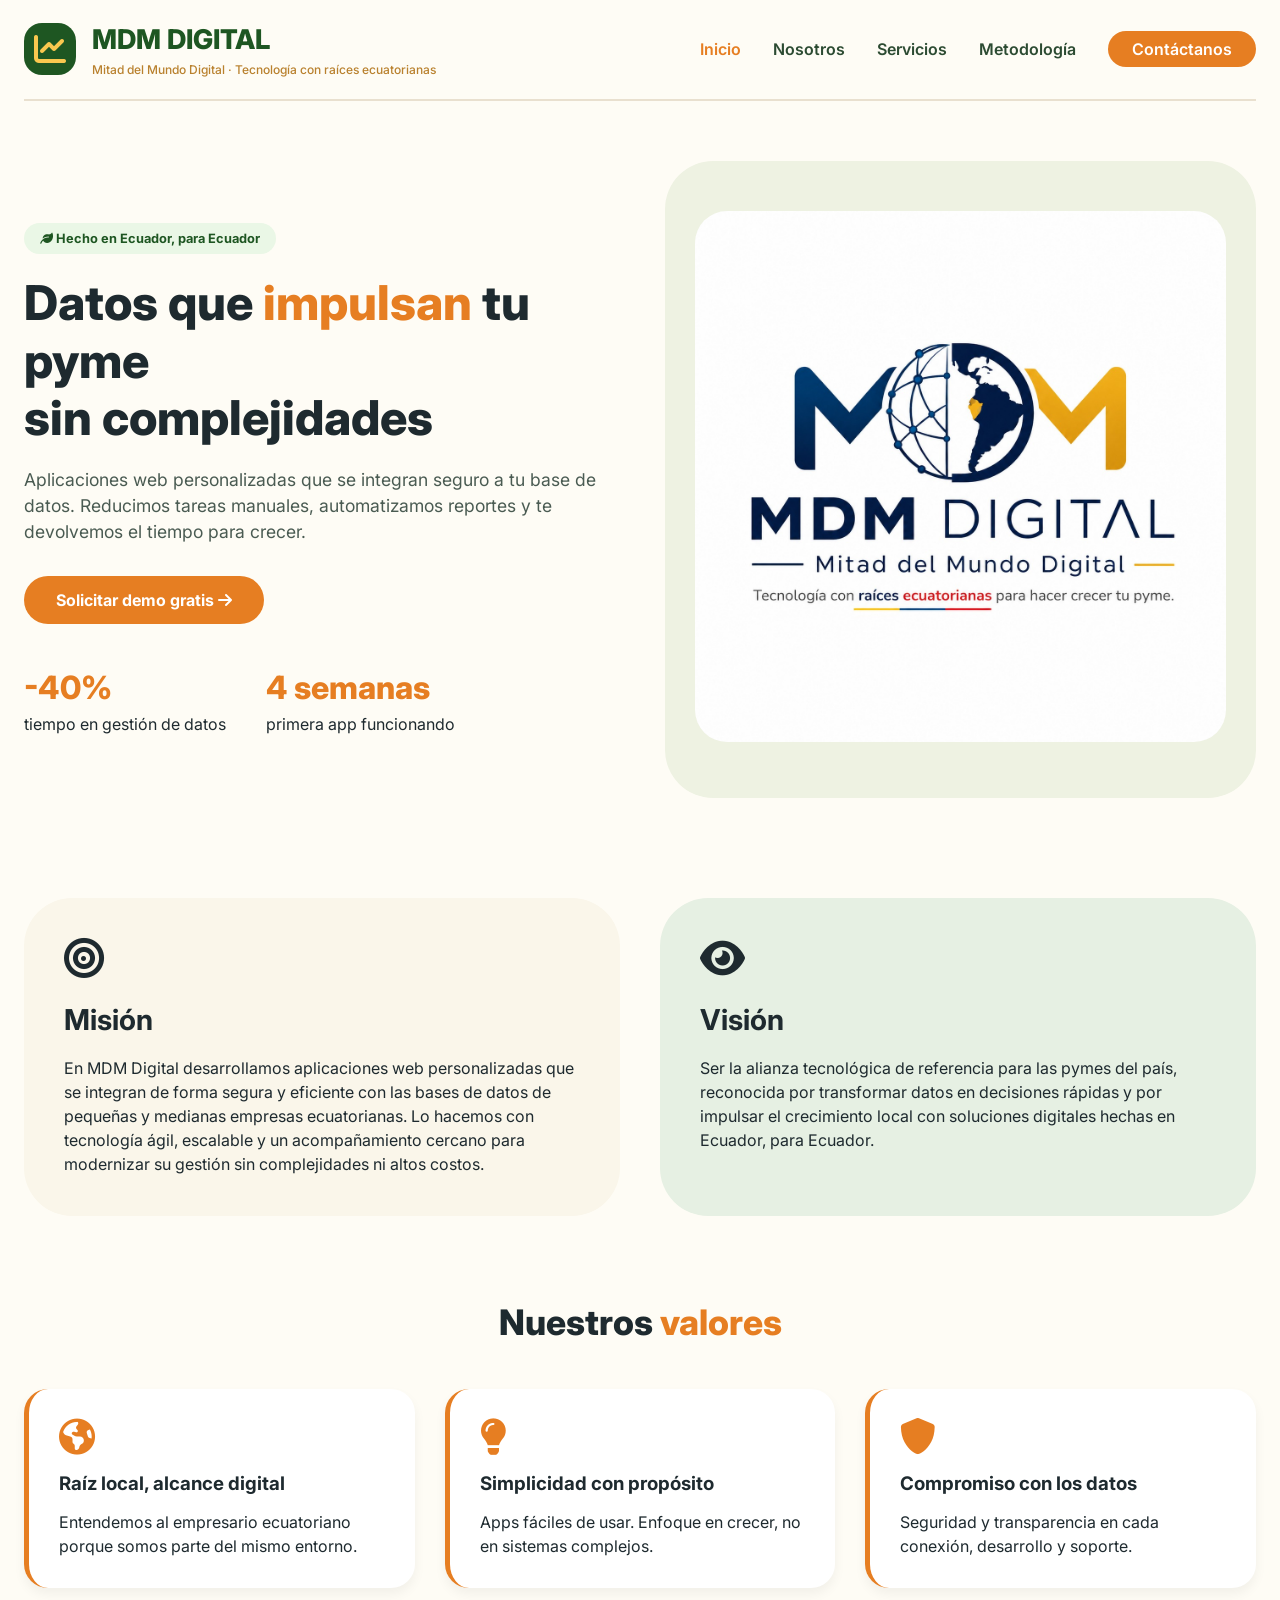
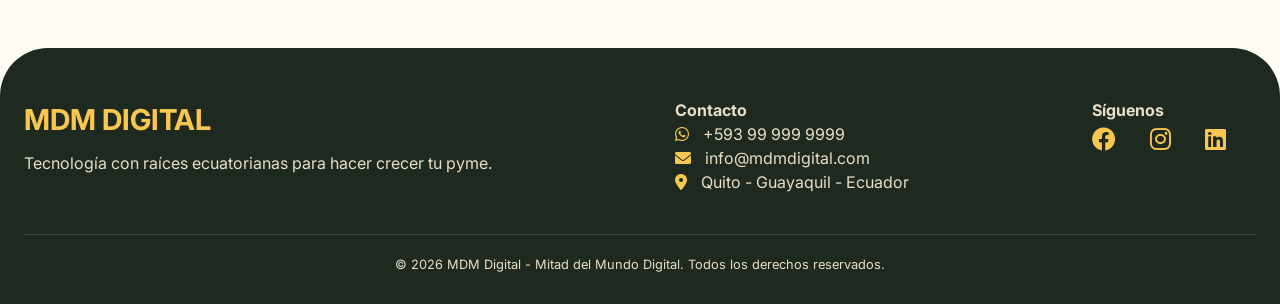
<file: index.html>
<!DOCTYPE html>
<html lang="es">

<head>
    <meta charset="UTF-8">
    <meta name="viewport" content="width=device-width, initial-scale=1.0">
    <title>MDM Digital | Tecnología con raíces ecuatorianas</title>
    <link rel="stylesheet" href="https://cdnjs.cloudflare.com/ajax/libs/font-awesome/6.0.0-beta3/css/all.min.css">
    <link
        href="https://fonts.googleapis.com/css2?family=Inter:opsz,wght@14..32,300;14..32,400;14..32,600;14..32,700;14..32,800&display=swap"
        rel="stylesheet">
    <link rel="stylesheet" href="./css/styles.css">
</head>

<body>

    <header>
        <div class="container">
            <nav class="navbar">
                <div class="logo-area">
                    <div class="logo-icon">
                        <i class="fas fa-chart-line"></i>
                    </div>
                    <div class="logo-text">
                        <h1>MDM DIGITAL</h1>
                        <p>Mitad del Mundo Digital · Tecnología con raíces ecuatorianas</p>
                    </div>
                </div>
                <ul class="nav-links">
                    <li><a href="index.html">Inicio</a></li>
                    <li><a href="pages/nosotros.html">Nosotros</a></li>
                    <li><a href="pages/servicios.html">Servicios</a></li>
                    <li><a href="pages/proceso.html">Metodología</a></li>
                    <li><a href="pages/contacto.html" class="btn-cta-nav">Contáctanos</a></li>
                </ul>
                <div class="mobile-menu">
                    <i class="fas fa-bars"></i>
                </div>
            </nav>
        </div>
    </header>

    <main>
        <section class="hero" id="inicio">
            <div class="container">
                <div class="hero-grid">
                    <div class="hero-content">
                        <span class="badge-green"><i class="fas fa-leaf"></i> Hecho en Ecuador, para Ecuador</span>
                        <h1>Datos que <span class="highlight">impulsan</span> tu pyme<br>sin complejidades</h1>
                        <p class="hero-text">Aplicaciones web personalizadas que se integran seguro a tu base de datos.
                            Reducimos tareas manuales, automatizamos reportes y te devolvemos el tiempo para crecer.</p>
                        <a href="pages/contacto.html" class="btn-primary">Solicitar demo gratis <i
                                class="fas fa-arrow-right"></i></a>
                        <div class="stats">
                            <div class="stat-item">
                                <h3>-40%</h3>
                                <p>tiempo en gestión de datos</p>
                            </div>
                            <div class="stat-item">
                                <h3>4 semanas</h3>
                                <p>primera app funcionando</p>
                            </div>
                        </div>
                    </div>
                    <div class="hero-image">
                        <div class="image-placeholder">
                            <img src="imagenMDM.jpeg" alt="MDM Digital Logo"
                                style="max-width: 100%; border-radius: 32px;">
                        </div>
                    </div>
                </div>
            </div>
        </section>

        <section class="mision-vision">
            <div class="container">
                <div class="mv-grid">
                    <div class="mision-card">
                        <i class="fas fa-bullseye"></i>
                        <h3>Misión</h3>
                        <p>En MDM Digital desarrollamos aplicaciones web personalizadas que se integran de forma segura
                            y eficiente con las bases de datos de pequeñas y medianas empresas ecuatorianas. Lo hacemos
                            con tecnología ágil, escalable y un acompañamiento cercano para modernizar su gestión sin
                            complejidades ni altos costos.</p>
                    </div>
                    <div class="vision-card">
                        <i class="fas fa-eye"></i>
                        <h3>Visión</h3>
                        <p>Ser la alianza tecnológica de referencia para las pymes del país, reconocida por transformar
                            datos en decisiones rápidas y por impulsar el crecimiento local con soluciones digitales
                            hechas en Ecuador, para Ecuador.</p>
                    </div>
                </div>
            </div>
        </section>

        <section class="valores">
            <div class="container">
                <h2 class="section-title">Nuestros <span class="highlight">valores</span></h2>
                <div class="valores-grid">
                    <div class="valor-card">
                        <i class="fas fa-globe-americas"></i>
                        <h3>Raíz local, alcance digital</h3>
                        <p>Entendemos al empresario ecuatoriano porque somos parte del mismo entorno.</p>
                    </div>
                    <div class="valor-card">
                        <i class="fas fa-lightbulb"></i>
                        <h3>Simplicidad con propósito</h3>
                        <p>Apps fáciles de usar. Enfoque en crecer, no en sistemas complejos.</p>
                    </div>
                    <div class="valor-card">
                        <i class="fas fa-shield-alt"></i>
                        <h3>Compromiso con los datos</h3>
                        <p>Seguridad y transparencia en cada conexión, desarrollo y soporte.</p>
                    </div>
                </div>
            </div>
        </section>

        <footer>
            <div class="container">
                <div class="footer-grid">
                    <div class="footer-logo">
                        <h3>MDM DIGITAL</h3>
                        <p>Tecnología con raíces ecuatorianas para hacer crecer tu pyme.</p>
                    </div>
                    <div class="footer-contacto">
                        <h4>Contacto</h4>
                        <p><i class="fab fa-whatsapp"></i> +593 99 999 9999</p>
                        <p><i class="fas fa-envelope"></i> info@mdmdigital.com</p>
                        <p><i class="fas fa-map-marker-alt"></i> Quito - Guayaquil - Ecuador</p>
                    </div>
                    <div class="footer-social">
                        <h4>Síguenos</h4>
                        <a href="#"><i class="fab fa-facebook"></i></a>
                        <a href="#"><i class="fab fa-instagram"></i></a>
                        <a href="#"><i class="fab fa-linkedin"></i></a>
                    </div>
                </div>
                <div class="copyright">
                    <p>&copy; 2026 MDM Digital - Mitad del Mundo Digital. Todos los derechos reservados.</p>
                </div>
            </div>
        </footer>

        <script src="js/main.js"></script>
</body>

</html>
</file>
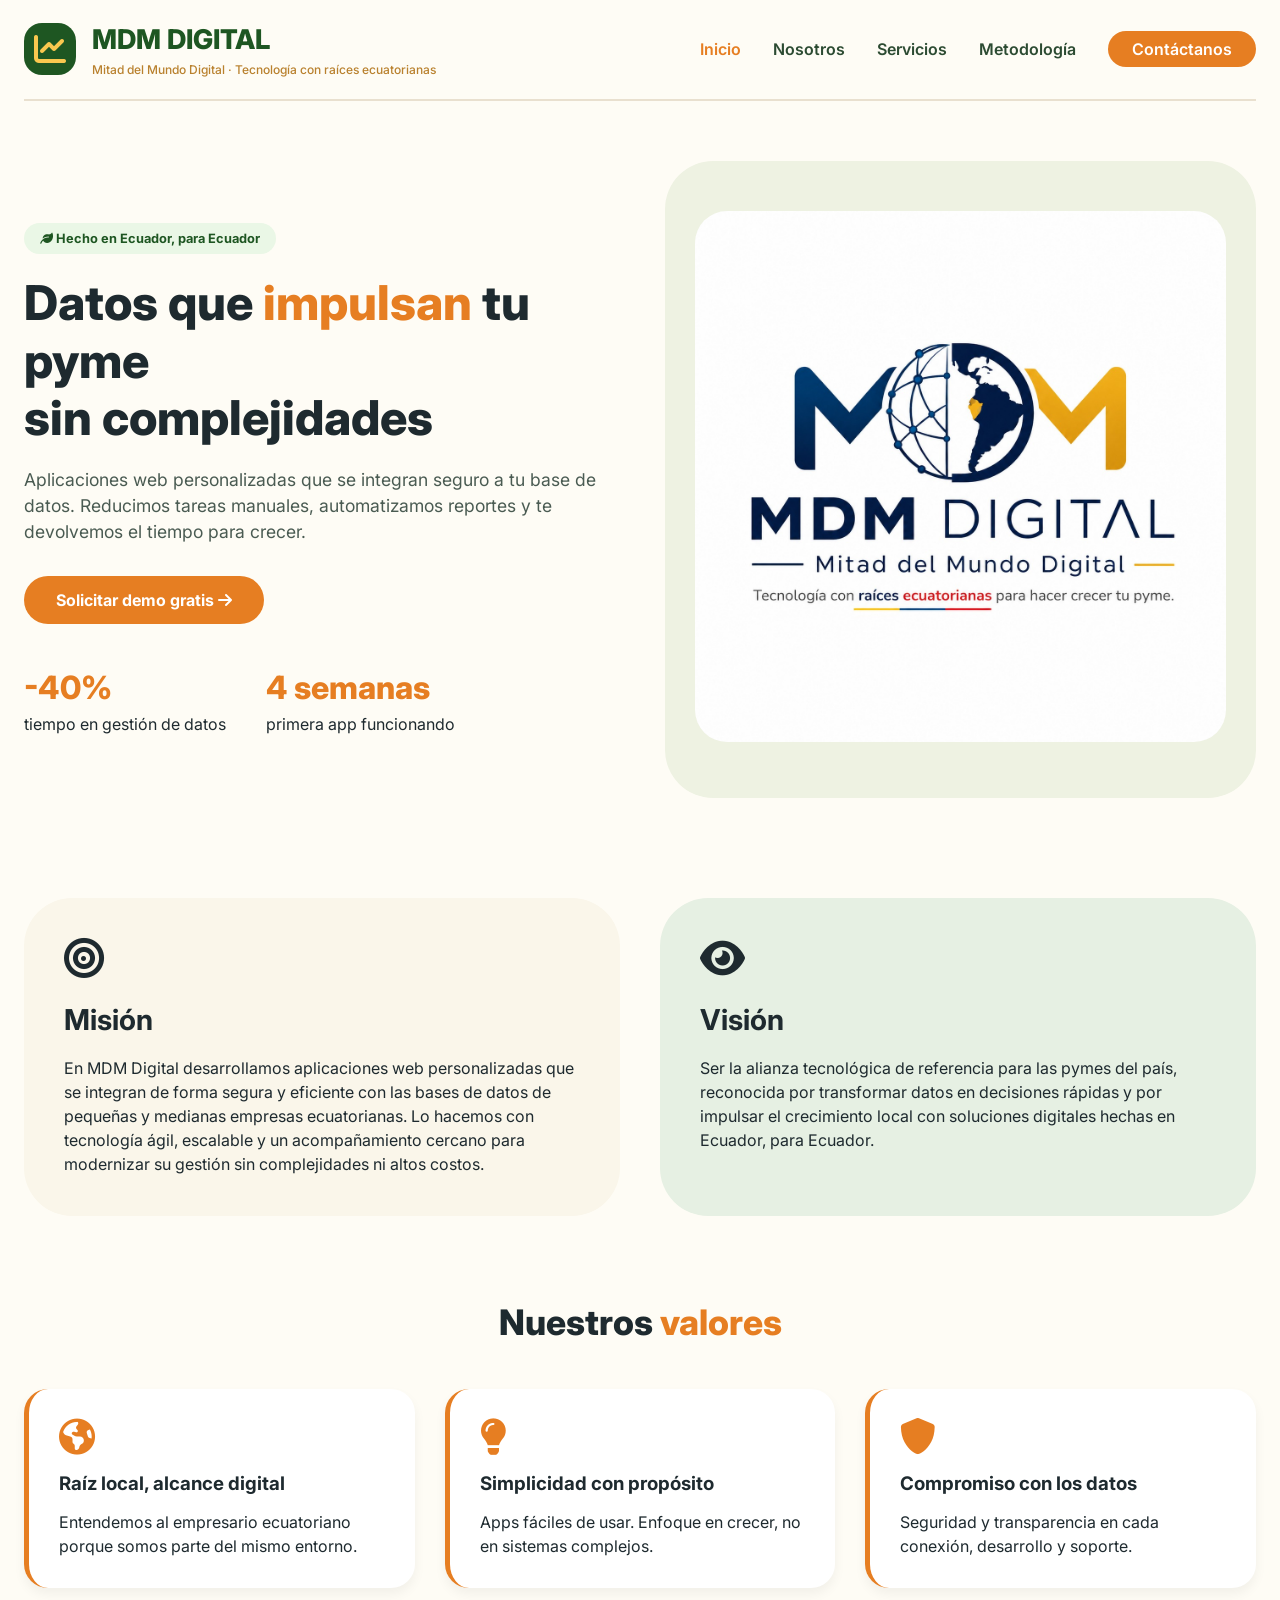
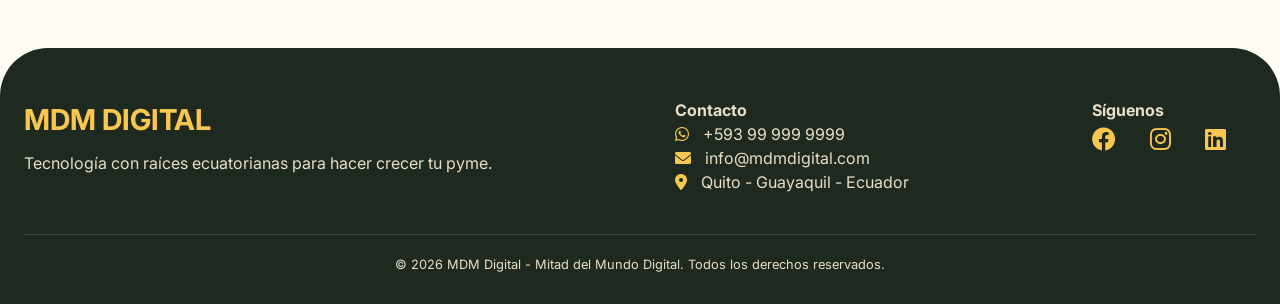
<file: InfoWebMDM/index.html>
<!DOCTYPE html>
<html lang="es">

<head>
    <meta charset="UTF-8">
    <meta name="viewport" content="width=device-width, initial-scale=1.0">
    <title>MDM Digital | Tecnología con raíces ecuatorianas</title>
    <link rel="stylesheet" href="https://cdnjs.cloudflare.com/ajax/libs/font-awesome/6.0.0-beta3/css/all.min.css">
    <link
        href="https://fonts.googleapis.com/css2?family=Inter:opsz,wght@14..32,300;14..32,400;14..32,600;14..32,700;14..32,800&display=swap"
        rel="stylesheet">
    <link rel="stylesheet" href="css/styles.css">
</head>

<body>

    <header>
        <div class="container">
            <nav class="navbar">
                <div class="logo-area">
                    <div class="logo-icon">
                        <i class="fas fa-chart-line"></i>
                    </div>
                    <div class="logo-text">
                        <h1>MDM DIGITAL</h1>
                        <p>Mitad del Mundo Digital · Tecnología con raíces ecuatorianas</p>
                    </div>
                </div>
                <ul class="nav-links">
                    <li><a href="index.html">Inicio</a></li>
                    <li><a href="pages/nosotros.html">Nosotros</a></li>
                    <li><a href="pages/servicios.html">Servicios</a></li>
                    <li><a href="pages/proceso.html">Metodología</a></li>
                    <li><a href="pages/contacto.html" class="btn-cta-nav">Contáctanos</a></li>
                </ul>
                <div class="mobile-menu">
                    <i class="fas fa-bars"></i>
                </div>
            </nav>
        </div>
    </header>

    <main>
        <section class="hero" id="inicio">
            <div class="container">
                <div class="hero-grid">
                    <div class="hero-content">
                        <span class="badge-green"><i class="fas fa-leaf"></i> Hecho en Ecuador, para Ecuador</span>
                        <h1>Datos que <span class="highlight">impulsan</span> tu pyme<br>sin complejidades</h1>
                        <p class="hero-text">Aplicaciones web personalizadas que se integran seguro a tu base de datos.
                            Reducimos tareas manuales, automatizamos reportes y te devolvemos el tiempo para crecer.</p>
                        <a href="pages/contacto.html" class="btn-primary">Solicitar demo gratis <i
                                class="fas fa-arrow-right"></i></a>
                        <div class="stats">
                            <div class="stat-item">
                                <h3>-40%</h3>
                                <p>tiempo en gestión de datos</p>
                            </div>
                            <div class="stat-item">
                                <h3>4 semanas</h3>
                                <p>primera app funcionando</p>
                            </div>
                        </div>
                    </div>
                    <div class="hero-image">
                        <div class="image-placeholder">
                            <img src="imagenMDM.jpeg" alt="MDM Digital Logo"
                                style="max-width: 100%; border-radius: 32px;">
                        </div>
                    </div>
                </div>
            </div>
        </section>

        <section class="mision-vision">
            <div class="container">
                <div class="mv-grid">
                    <div class="mision-card">
                        <i class="fas fa-bullseye"></i>
                        <h3>Misión</h3>
                        <p>En MDM Digital desarrollamos aplicaciones web personalizadas que se integran de forma segura
                            y eficiente con las bases de datos de pequeñas y medianas empresas ecuatorianas. Lo hacemos
                            con tecnología ágil, escalable y un acompañamiento cercano para modernizar su gestión sin
                            complejidades ni altos costos.</p>
                    </div>
                    <div class="vision-card">
                        <i class="fas fa-eye"></i>
                        <h3>Visión</h3>
                        <p>Ser la alianza tecnológica de referencia para las pymes del país, reconocida por transformar
                            datos en decisiones rápidas y por impulsar el crecimiento local con soluciones digitales
                            hechas en Ecuador, para Ecuador.</p>
                    </div>
                </div>
            </div>
        </section>

        <section class="valores">
            <div class="container">
                <h2 class="section-title">Nuestros <span class="highlight">valores</span></h2>
                <div class="valores-grid">
                    <div class="valor-card">
                        <i class="fas fa-globe-americas"></i>
                        <h3>Raíz local, alcance digital</h3>
                        <p>Entendemos al empresario ecuatoriano porque somos parte del mismo entorno.</p>
                    </div>
                    <div class="valor-card">
                        <i class="fas fa-lightbulb"></i>
                        <h3>Simplicidad con propósito</h3>
                        <p>Apps fáciles de usar. Enfoque en crecer, no en sistemas complejos.</p>
                    </div>
                    <div class="valor-card">
                        <i class="fas fa-shield-alt"></i>
                        <h3>Compromiso con los datos</h3>
                        <p>Seguridad y transparencia en cada conexión, desarrollo y soporte.</p>
                    </div>
                </div>
            </div>
        </section>

        <footer>
            <div class="container">
                <div class="footer-grid">
                    <div class="footer-logo">
                        <h3>MDM DIGITAL</h3>
                        <p>Tecnología con raíces ecuatorianas para hacer crecer tu pyme.</p>
                    </div>
                    <div class="footer-contacto">
                        <h4>Contacto</h4>
                        <p><i class="fab fa-whatsapp"></i> +593 99 999 9999</p>
                        <p><i class="fas fa-envelope"></i> info@mdmdigital.com</p>
                        <p><i class="fas fa-map-marker-alt"></i> Quito - Guayaquil - Ecuador</p>
                    </div>
                    <div class="footer-social">
                        <h4>Síguenos</h4>
                        <a href="#"><i class="fab fa-facebook"></i></a>
                        <a href="#"><i class="fab fa-instagram"></i></a>
                        <a href="#"><i class="fab fa-linkedin"></i></a>
                    </div>
                </div>
                <div class="copyright">
                    <p>&copy; 2026 MDM Digital - Mitad del Mundo Digital. Todos los derechos reservados.</p>
                </div>
            </div>
        </footer>

        <script src="js/main.js"></script>
</body>

</html>
</file>
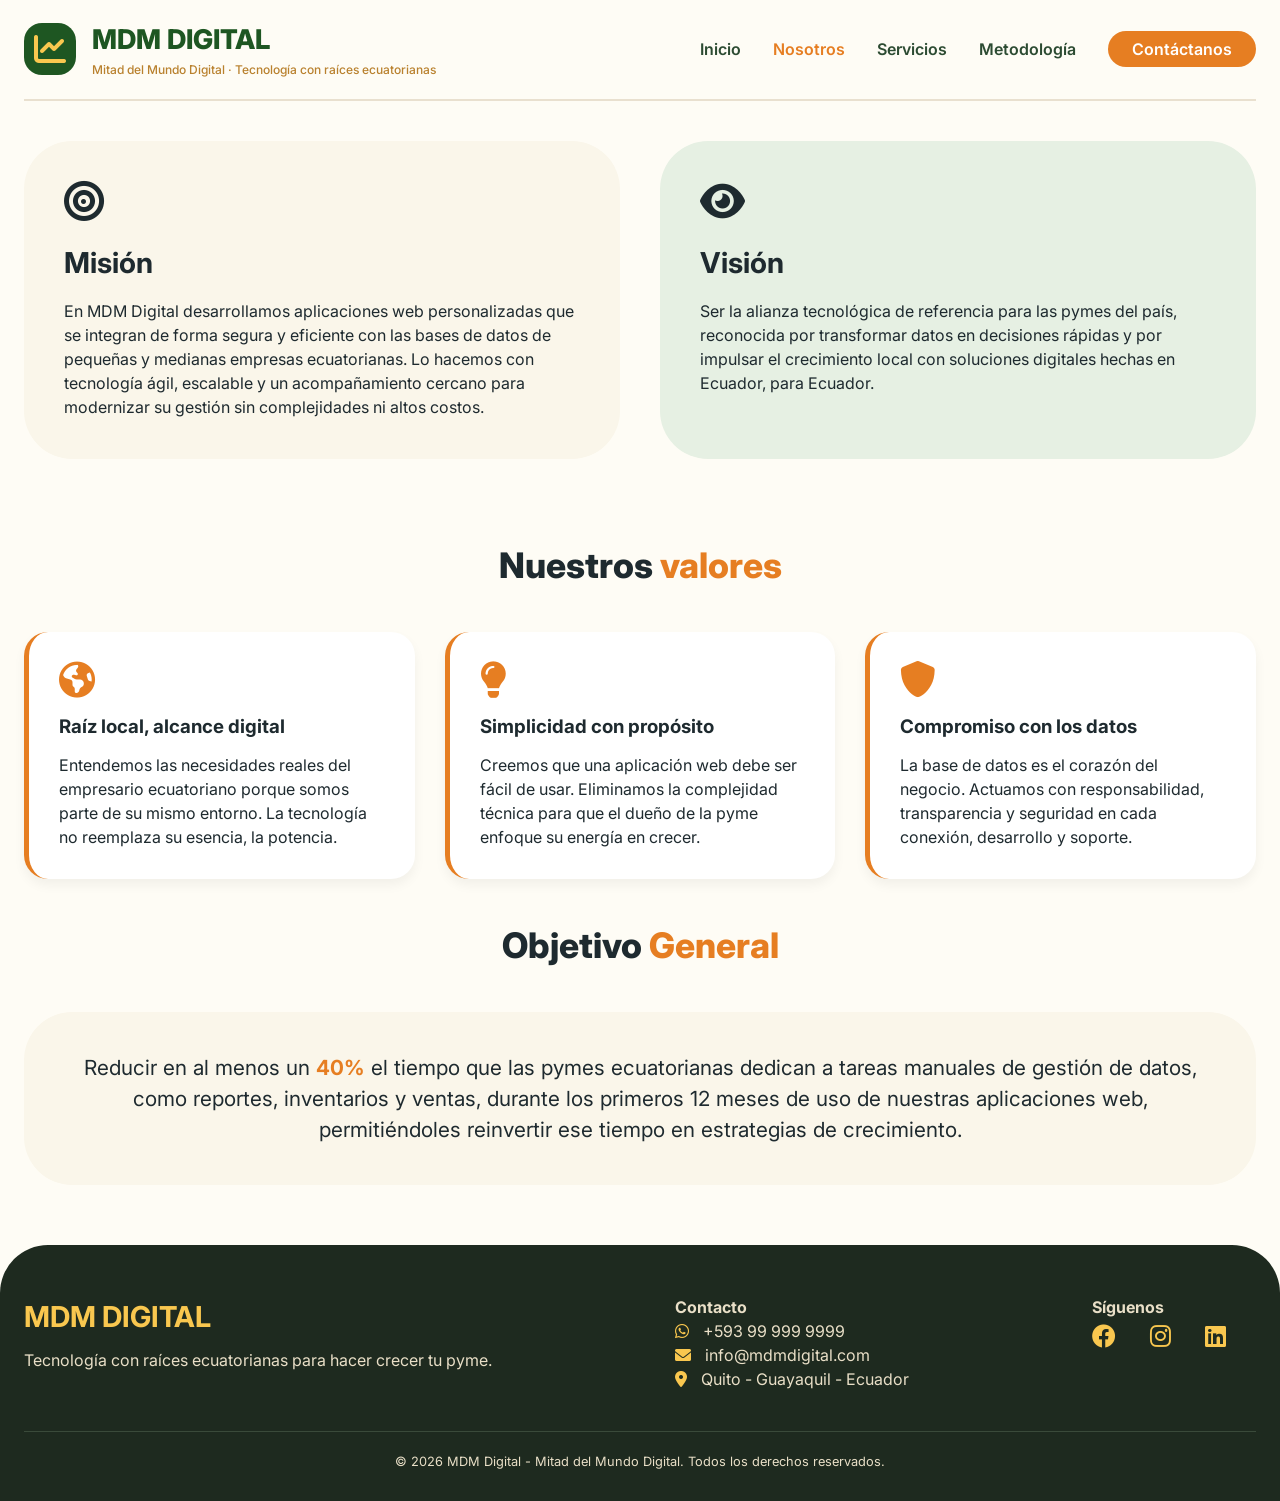
<file: pages/nosotros.html>
<!DOCTYPE html>
<html lang="es">
<head>
    <meta charset="UTF-8">
    <meta name="viewport" content="width=device-width, initial-scale=1.0">
    <title>Nosotros | MDM Digital</title>
    <link rel="stylesheet" href="https://cdnjs.cloudflare.com/ajax/libs/font-awesome/6.0.0-beta3/css/all.min.css">
    <link href="https://fonts.googleapis.com/css2?family=Inter:wght@300;400;600;700;800&display=swap" rel="stylesheet">
    <link rel="stylesheet" href="../css/styles.css">
</head>
<body>

<header>
    <div class="container">
        <nav class="navbar">
            <div class="logo-area">
                <div class="logo-icon">
                    <i class="fas fa-chart-line"></i>
                </div>
                <div class="logo-text">
                    <h1>MDM DIGITAL</h1>
                    <p>Mitad del Mundo Digital · Tecnología con raíces ecuatorianas</p>
                </div>
            </div>
            <ul class="nav-links">
                <li><a href="../index.html">Inicio</a></li>
                <li><a href="nosotros.html">Nosotros</a></li>
                <li><a href="servicios.html">Servicios</a></li>
                <li><a href="proceso.html">Metodología</a></li>
                <li><a href="contacto.html" class="btn-cta-nav">Contáctanos</a></li>
            </ul>
            <div class="mobile-menu">
                <i class="fas fa-bars"></i>
            </div>
        </nav>
    </div>
</header>

<main>
    <section class="hero" style="padding: 40px 0;">
        <div class="container">
            <div class="mv-grid">
                <div class="mision-card">
                    <i class="fas fa-bullseye"></i>
                    <h3>Misión</h3>
                    <p>En MDM Digital desarrollamos aplicaciones web personalizadas que se integran de forma segura y eficiente con las bases de datos de pequeñas y medianas empresas ecuatorianas. Lo hacemos con tecnología ágil, escalable y un acompañamiento cercano para modernizar su gestión sin complejidades ni altos costos.</p>
                </div>
                <div class="vision-card">
                    <i class="fas fa-eye"></i>
                    <h3>Visión</h3>
                    <p>Ser la alianza tecnológica de referencia para las pymes del país, reconocida por transformar datos en decisiones rápidas y por impulsar el crecimiento local con soluciones digitales hechas en Ecuador, para Ecuador.</p>
                </div>
            </div>
        </div>
    </section>

    <section class="valores">
        <div class="container">
            <h2 class="section-title">Nuestros <span class="highlight">valores</span></h2>
            <div class="valores-grid">
                <div class="valor-card">
                    <i class="fas fa-globe-americas"></i>
                    <h3>Raíz local, alcance digital</h3>
                    <p>Entendemos las necesidades reales del empresario ecuatoriano porque somos parte de su mismo entorno. La tecnología no reemplaza su esencia, la potencia.</p>
                </div>
                <div class="valor-card">
                    <i class="fas fa-lightbulb"></i>
                    <h3>Simplicidad con propósito</h3>
                    <p>Creemos que una aplicación web debe ser fácil de usar. Eliminamos la complejidad técnica para que el dueño de la pyme enfoque su energía en crecer.</p>
                </div>
                <div class="valor-card">
                    <i class="fas fa-shield-alt"></i>
                    <h3>Compromiso con los datos</h3>
                    <p>La base de datos es el corazón del negocio. Actuamos con responsabilidad, transparencia y seguridad en cada conexión, desarrollo y soporte.</p>
                </div>
            </div>
        </div>
    </section>

    <section class="objetivos">
        <div class="container">
            <h2 class="section-title">Objetivo <span class="highlight">General</span></h2>
            <div style="background: #faf6ea; padding: 40px; border-radius: 48px; text-align: center;">
                <p style="font-size: 1.3rem; line-height: 1.5;">Reducir en al menos un <strong class="highlight">40%</strong> el tiempo que las pymes ecuatorianas dedican a tareas manuales de gestión de datos, como reportes, inventarios y ventas, durante los primeros 12 meses de uso de nuestras aplicaciones web, permitiéndoles reinvertir ese tiempo en estrategias de crecimiento.</p>
            </div>
        </div>
    </section>

    <footer>
        <div class="container">
            <div class="footer-grid">
                <div class="footer-logo">
                    <h3>MDM DIGITAL</h3>
                    <p>Tecnología con raíces ecuatorianas para hacer crecer tu pyme.</p>
                </div>
                <div class="footer-contacto">
                    <h4>Contacto</h4>
                    <p><i class="fab fa-whatsapp"></i> +593 99 999 9999</p>
                    <p><i class="fas fa-envelope"></i> info@mdmdigital.com</p>
                    <p><i class="fas fa-map-marker-alt"></i> Quito - Guayaquil - Ecuador</p>
                </div>
                <div class="footer-social">
                    <h4>Síguenos</h4>
                    <a href="#"><i class="fab fa-facebook"></i></a>
                    <a href="#"><i class="fab fa-instagram"></i></a>
                    <a href="#"><i class="fab fa-linkedin"></i></a>
                </div>
            </div>
            <div class="copyright">
                <p>&copy; 2026 MDM Digital - Mitad del Mundo Digital. Todos los derechos reservados.</p>
            </div>
        </div>
    </footer>

    <script src="../js/main.js"></script>
</body>
</html>
</file>
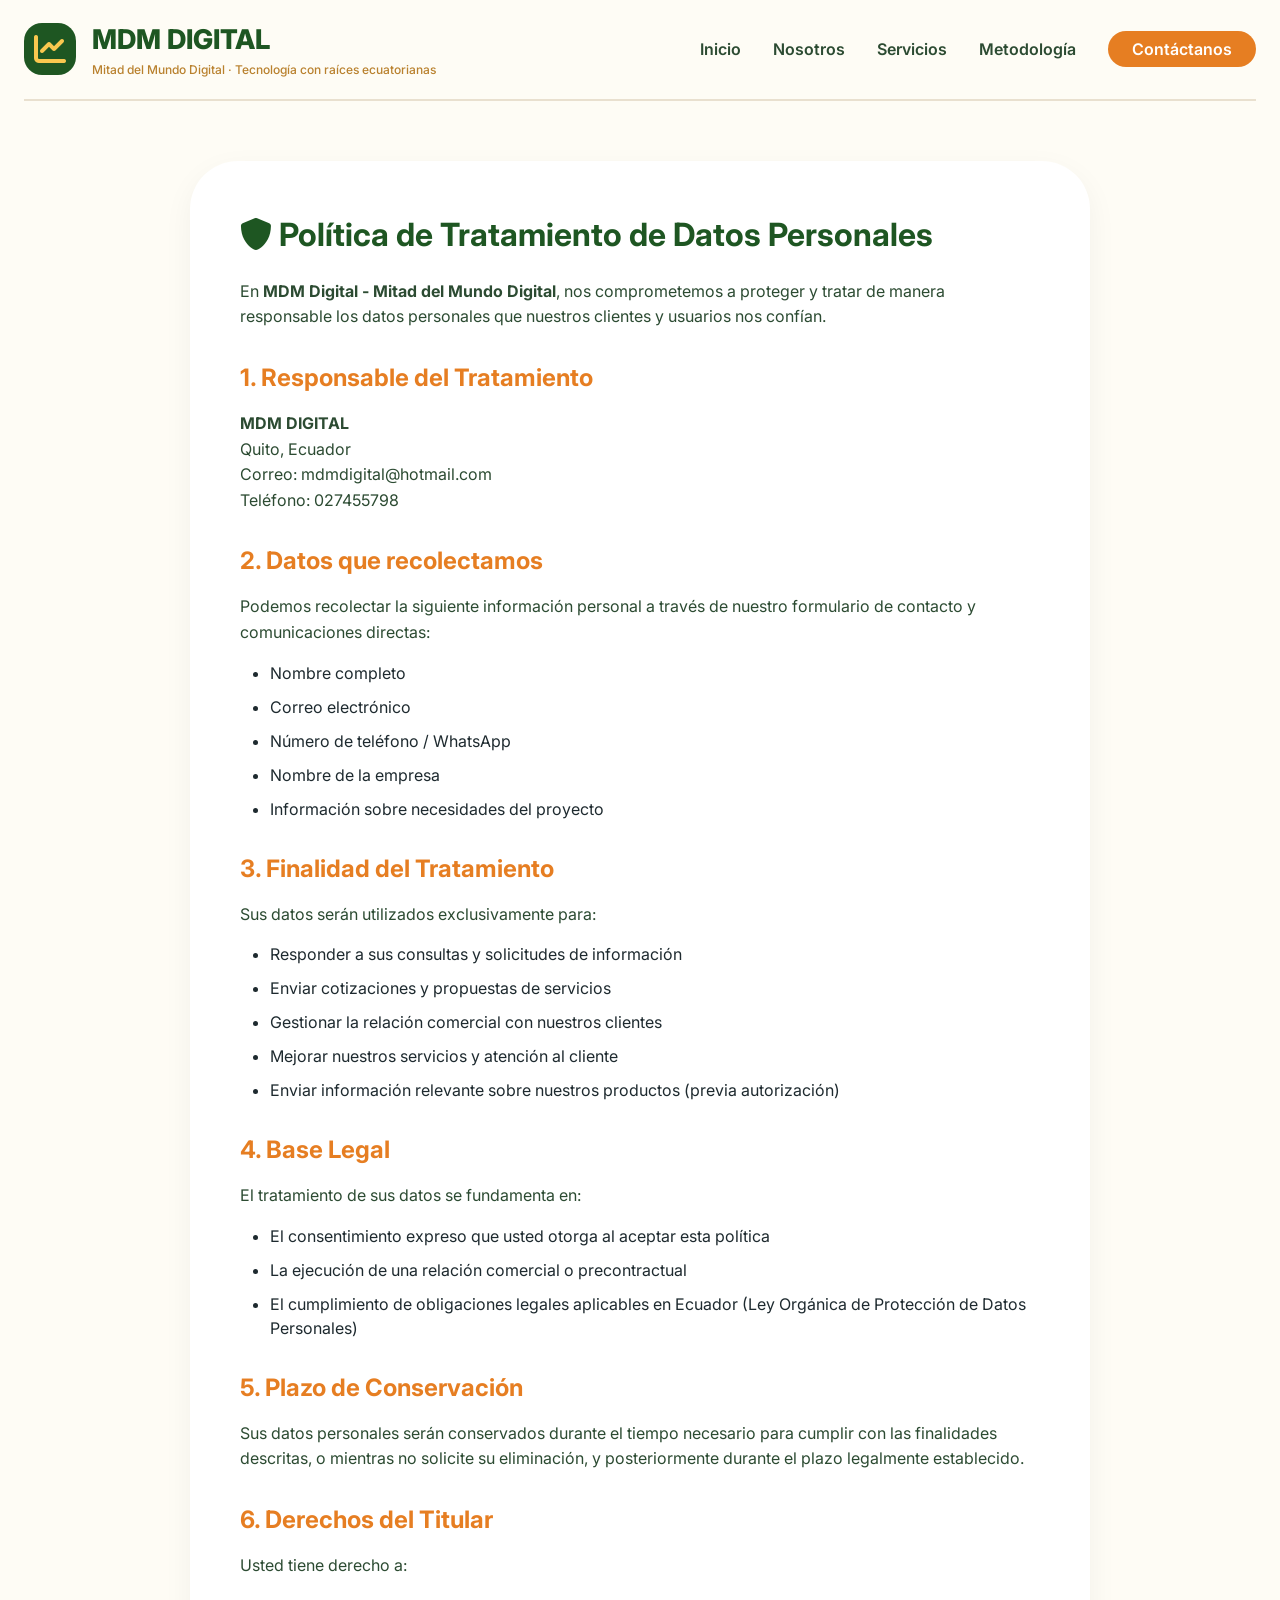
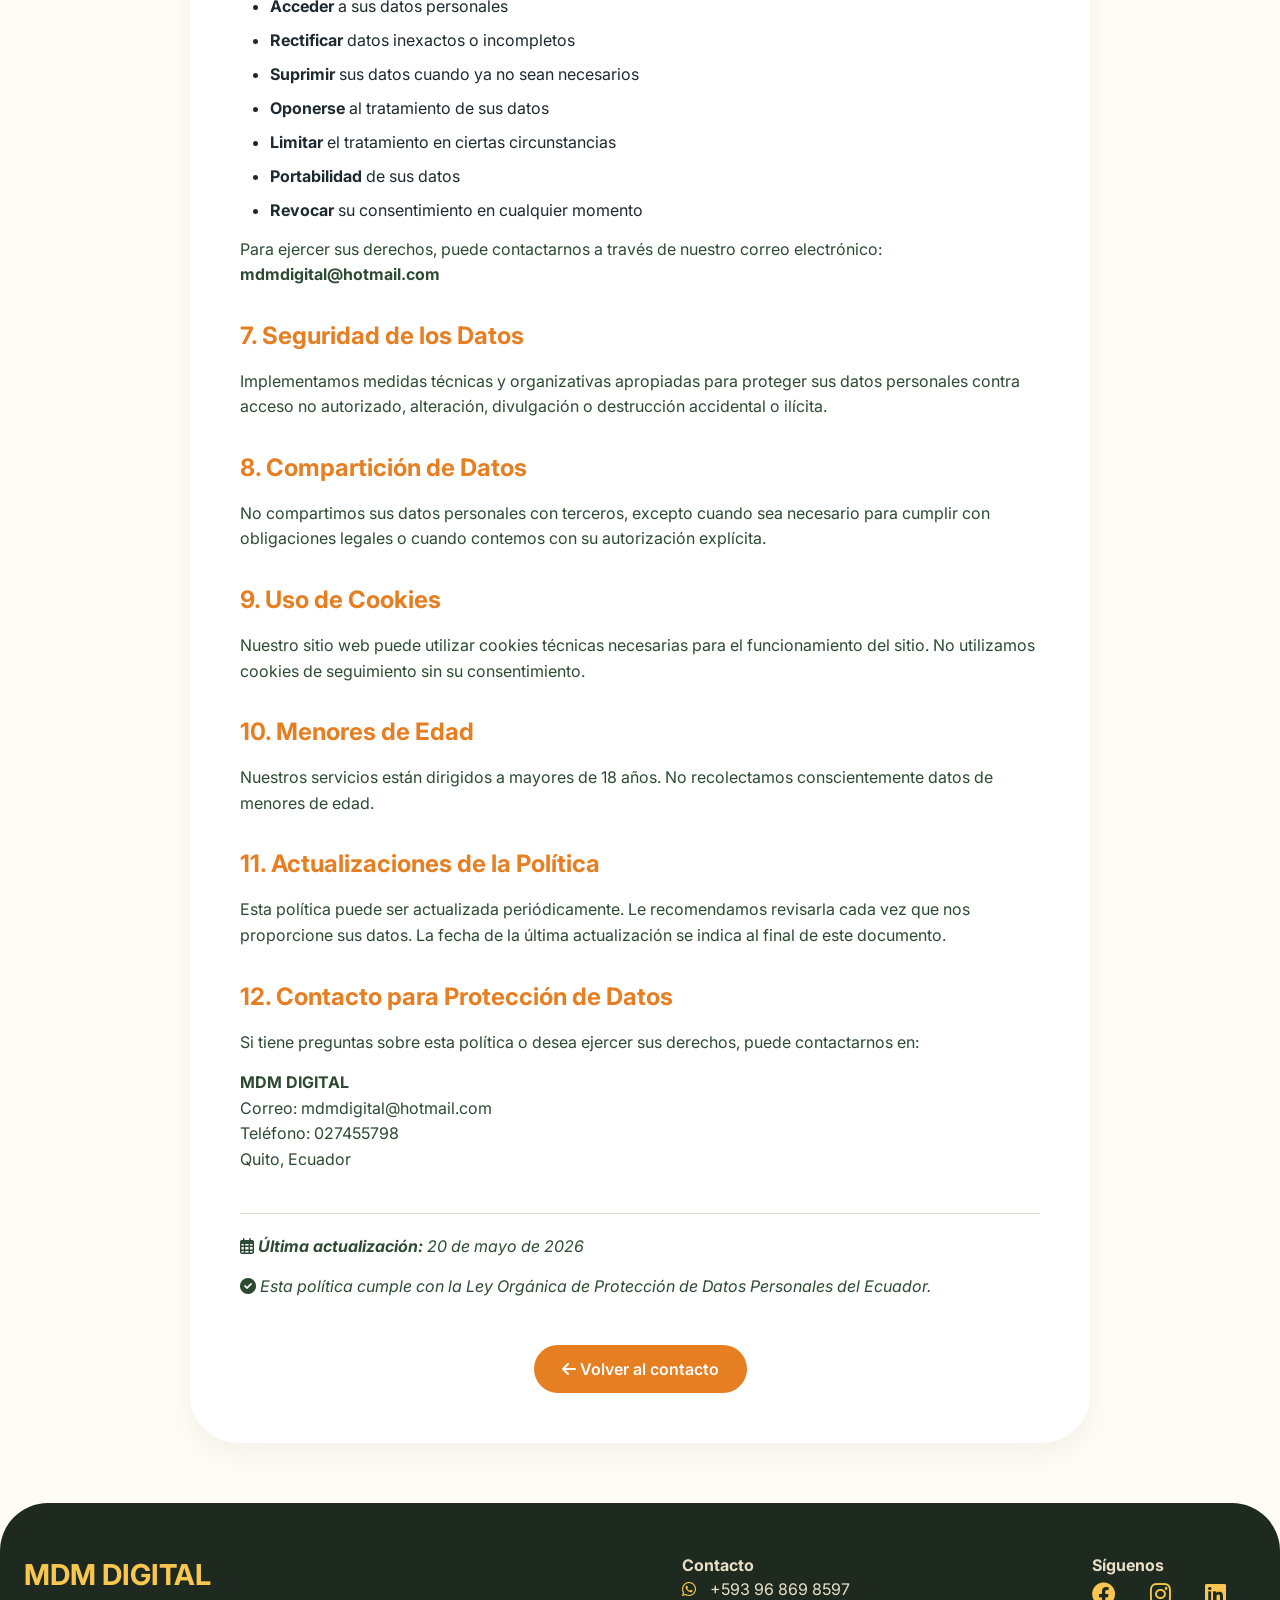
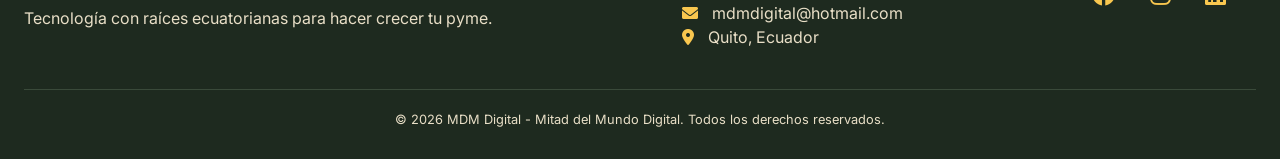
<file: pages/privacidad.html>
<!DOCTYPE html>
<html lang="es">
<head>
    <meta charset="UTF-8">
    <meta name="viewport" content="width=device-width, initial-scale=1.0">
    <title>Política de Tratamiento de Datos | MDM Digital</title>
    <link rel="stylesheet" href="https://cdnjs.cloudflare.com/ajax/libs/font-awesome/6.0.0-beta3/css/all.min.css">
    <link href="https://fonts.googleapis.com/css2?family=Inter:wght@300;400;600;700;800&display=swap" rel="stylesheet">
    <link rel="stylesheet" href="../css/styles.css">
    <style>
        .politica-container {
            max-width: 900px;
            margin: 60px auto;
            background: white;
            padding: 50px;
            border-radius: 48px;
            box-shadow: 0 10px 30px rgba(0,0,0,0.05);
        }
        .politica-container h1 {
            color: #1e5622;
            margin-bottom: 20px;
        }
        .politica-container h2 {
            color: #e67e22;
            font-size: 1.5rem;
            margin: 30px 0 15px 0;
        }
        .politica-container p {
            margin-bottom: 15px;
            line-height: 1.6;
            color: #2c4b32;
        }
        .politica-container ul {
            margin: 15px 0 15px 30px;
        }
        .politica-container li {
            margin-bottom: 10px;
            line-height: 1.5;
        }
        .volver-btn {
            display: inline-block;
            margin-top: 30px;
            background-color: #e67e22;
            color: white;
            padding: 12px 28px;
            border-radius: 40px;
            text-decoration: none;
            font-weight: 600;
        }
        .volver-btn:hover {
            background-color: #c0392b;
        }
        .fecha {
            font-style: italic;
            color: #666;
            margin-top: 40px;
            padding-top: 20px;
            border-top: 1px solid #e0d5c0;
        }
    </style>
</head>
<body>

<header>
    <div class="container">
        <nav class="navbar">
            <div class="logo-area">
                <div class="logo-icon">
                    <i class="fas fa-chart-line"></i>
                </div>
                <div class="logo-text">
                    <h1>MDM DIGITAL</h1>
                    <p>Mitad del Mundo Digital · Tecnología con raíces ecuatorianas</p>
                </div>
            </div>
            <ul class="nav-links">
                <li><a href="../index.html">Inicio</a></li>
                <li><a href="nosotros.html">Nosotros</a></li>
                <li><a href="servicios.html">Servicios</a></li>
                <li><a href="proceso.html">Metodología</a></li>
                <li><a href="contacto.html" class="btn-cta-nav">Contáctanos</a></li>
            </ul>
            <div class="mobile-menu">
                <i class="fas fa-bars"></i>
            </div>
        </nav>
    </div>
</header>

<main>
    <div class="container">
        <div class="politica-container">
            <h1><i class="fas fa-shield-alt"></i> Política de Tratamiento de Datos Personales</h1>
            
            <p>En <strong>MDM Digital - Mitad del Mundo Digital</strong>, nos comprometemos a proteger y tratar de manera responsable los datos personales que nuestros clientes y usuarios nos confían.</p>
            
            <h2>1. Responsable del Tratamiento</h2>
            <p><strong>MDM DIGITAL</strong><br>
            Quito, Ecuador<br>
            Correo: mdmdigital@hotmail.com<br>
            Teléfono: 027455798</p>
            
            <h2>2. Datos que recolectamos</h2>
            <p>Podemos recolectar la siguiente información personal a través de nuestro formulario de contacto y comunicaciones directas:</p>
            <ul>
                <li>Nombre completo</li>
                <li>Correo electrónico</li>
                <li>Número de teléfono / WhatsApp</li>
                <li>Nombre de la empresa</li>
                <li>Información sobre necesidades del proyecto</li>
            </ul>
            
            <h2>3. Finalidad del Tratamiento</h2>
            <p>Sus datos serán utilizados exclusivamente para:</p>
            <ul>
                <li>Responder a sus consultas y solicitudes de información</li>
                <li>Enviar cotizaciones y propuestas de servicios</li>
                <li>Gestionar la relación comercial con nuestros clientes</li>
                <li>Mejorar nuestros servicios y atención al cliente</li>
                <li>Enviar información relevante sobre nuestros productos (previa autorización)</li>
            </ul>
            
            <h2>4. Base Legal</h2>
            <p>El tratamiento de sus datos se fundamenta en:</p>
            <ul>
                <li>El consentimiento expreso que usted otorga al aceptar esta política</li>
                <li>La ejecución de una relación comercial o precontractual</li>
                <li>El cumplimiento de obligaciones legales aplicables en Ecuador (Ley Orgánica de Protección de Datos Personales)</li>
            </ul>
            
            <h2>5. Plazo de Conservación</h2>
            <p>Sus datos personales serán conservados durante el tiempo necesario para cumplir con las finalidades descritas, o mientras no solicite su eliminación, y posteriormente durante el plazo legalmente establecido.</p>
            
            <h2>6. Derechos del Titular</h2>
            <p>Usted tiene derecho a:</p>
            <ul>
                <li><strong>Acceder</strong> a sus datos personales</li>
                <li><strong>Rectificar</strong> datos inexactos o incompletos</li>
                <li><strong>Suprimir</strong> sus datos cuando ya no sean necesarios</li>
                <li><strong>Oponerse</strong> al tratamiento de sus datos</li>
                <li><strong>Limitar</strong> el tratamiento en ciertas circunstancias</li>
                <li><strong>Portabilidad</strong> de sus datos</li>
                <li><strong>Revocar</strong> su consentimiento en cualquier momento</li>
            </ul>
            <p>Para ejercer sus derechos, puede contactarnos a través de nuestro correo electrónico: <strong>mdmdigital@hotmail.com</strong></p>
            
            <h2>7. Seguridad de los Datos</h2>
            <p>Implementamos medidas técnicas y organizativas apropiadas para proteger sus datos personales contra acceso no autorizado, alteración, divulgación o destrucción accidental o ilícita.</p>
            
            <h2>8. Compartición de Datos</h2>
            <p>No compartimos sus datos personales con terceros, excepto cuando sea necesario para cumplir con obligaciones legales o cuando contemos con su autorización explícita.</p>
            
            <h2>9. Uso de Cookies</h2>
            <p>Nuestro sitio web puede utilizar cookies técnicas necesarias para el funcionamiento del sitio. No utilizamos cookies de seguimiento sin su consentimiento.</p>
            
            <h2>10. Menores de Edad</h2>
            <p>Nuestros servicios están dirigidos a mayores de 18 años. No recolectamos conscientemente datos de menores de edad.</p>
            
            <h2>11. Actualizaciones de la Política</h2>
            <p>Esta política puede ser actualizada periódicamente. Le recomendamos revisarla cada vez que nos proporcione sus datos. La fecha de la última actualización se indica al final de este documento.</p>
            
            <h2>12. Contacto para Protección de Datos</h2>
            <p>Si tiene preguntas sobre esta política o desea ejercer sus derechos, puede contactarnos en:</p>
            <p>
                <strong>MDM DIGITAL</strong><br>
                Correo: mdmdigital@hotmail.com<br>
                Teléfono: 027455798<br>
                Quito, Ecuador
            </p>
            
            <div class="fecha">
                <p><i class="far fa-calendar-alt"></i> <strong>Última actualización:</strong> 20 de mayo de 2026</p>
                <p><i class="fas fa-check-circle"></i> Esta política cumple con la Ley Orgánica de Protección de Datos Personales del Ecuador.</p>
            </div>
            
            <div style="text-align: center;">
                <a href="contacto.html" class="volver-btn"><i class="fas fa-arrow-left"></i> Volver al contacto</a>
            </div>
        </div>
    </div>
</main>

<footer>
    <div class="container">
        <div class="footer-grid">
            <div class="footer-logo">
                <h3>MDM DIGITAL</h3>
                <p>Tecnología con raíces ecuatorianas para hacer crecer tu pyme.</p>
            </div>
            <div class="footer-contacto">
                <h4>Contacto</h4>
                <p><i class="fab fa-whatsapp"></i> +593 96 869 8597</p>
                <p><i class="fas fa-envelope"></i> mdmdigital@hotmail.com</p>
                <p><i class="fas fa-map-marker-alt"></i> Quito, Ecuador</p>
            </div>
            <div class="footer-social">
                <h4>Síguenos</h4>
                <a href="#"><i class="fab fa-facebook"></i></a>
                <a href="#"><i class="fab fa-instagram"></i></a>
                <a href="#"><i class="fab fa-linkedin"></i></a>
            </div>
        </div>
        <div class="copyright">
            <p>&copy; 2026 MDM Digital - Mitad del Mundo Digital. Todos los derechos reservados.</p>
        </div>
    </div>
</footer>

<script src="../js/main.js"></script>
</body>
</html>
</file>
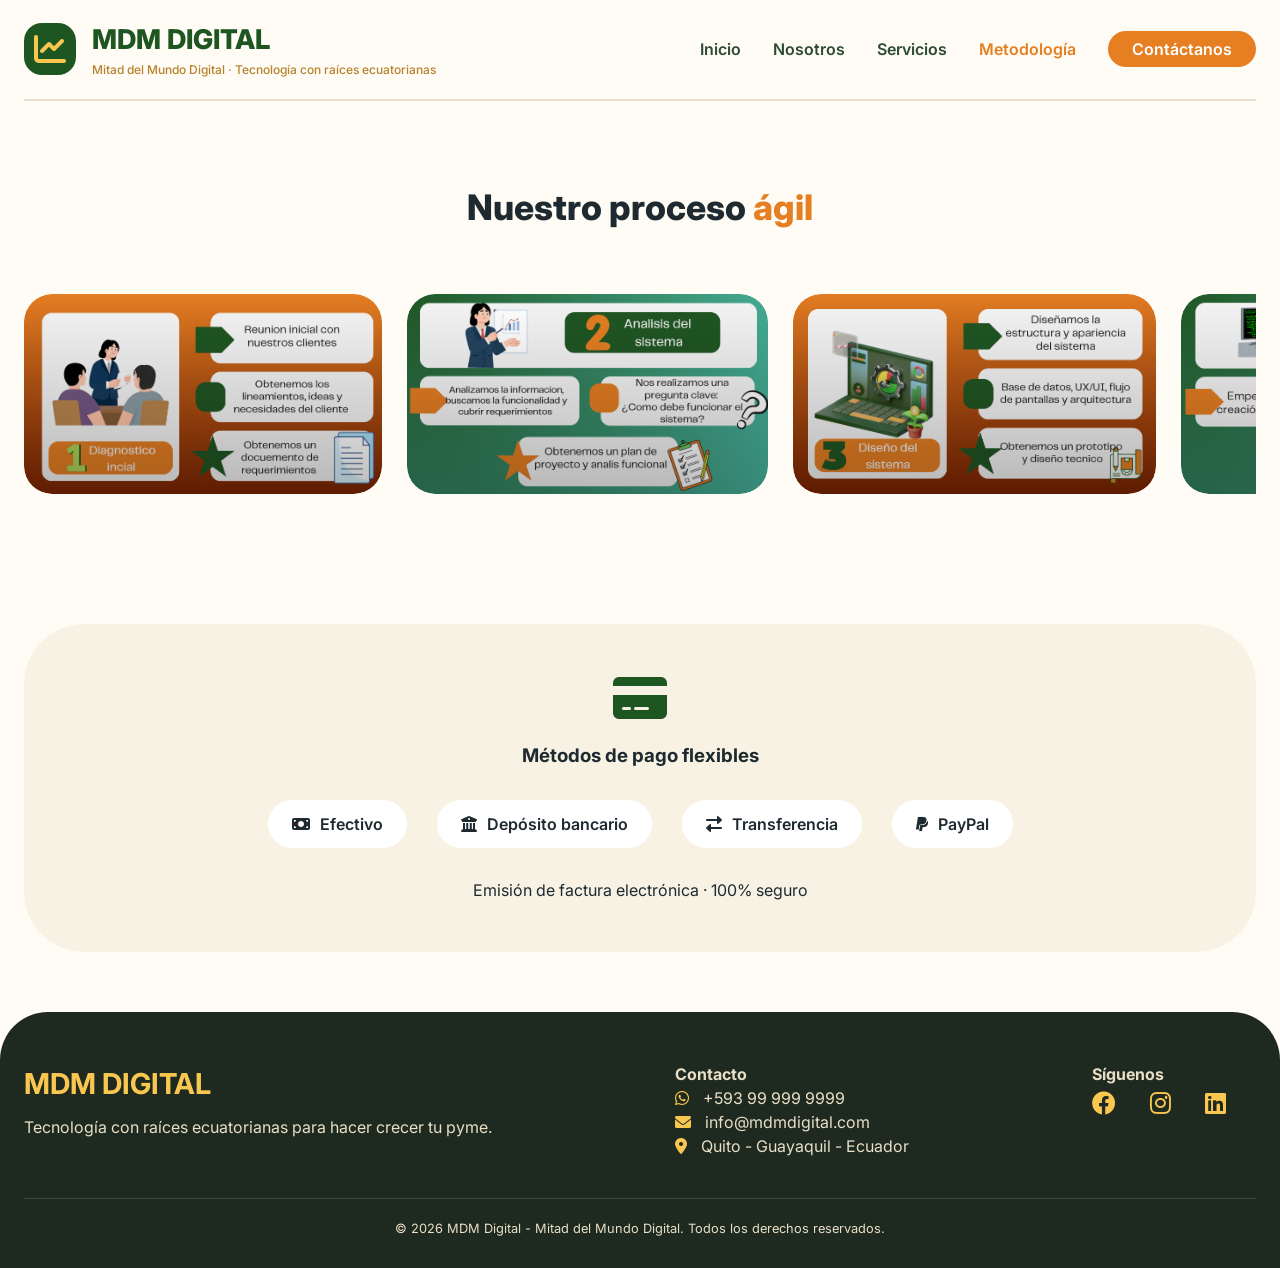
<file: pages/proceso.html>
<!DOCTYPE html>
<html lang="es">
<head>
    <meta charset="UTF-8">
    <meta name="viewport" content="width=device-width, initial-scale=1.0">
    <title>Metodología | MDM Digital</title>
    <link rel="stylesheet" href="https://cdnjs.cloudflare.com/ajax/libs/font-awesome/6.0.0-beta3/css/all.min.css">
    <link href="https://fonts.googleapis.com/css2?family=Inter:wght@300;400;600;700;800&display=swap" rel="stylesheet">
    <link rel="stylesheet" href="../css/styles.css">
    <style>
        .timeline {
            display: flex;
            flex-wrap: wrap;
            justify-content: space-between;
            gap: 20px;
            margin: 50px 0;
        }
        .timeline-step {
            flex: 1;
            min-width: 200px;
            background: #fbf7ed;
            padding: 30px 20px;
            border-radius: 32px;
            text-align: center;
        }
        .step-number {
            background-color: #1e5622;
            width: 50px;
            height: 50px;
            color: white;
            font-weight: bold;
            font-size: 1.5rem;
            display: flex;
            align-items: center;
            justify-content: center;
            border-radius: 50%;
            margin: 0 auto 20px;
        }
        .timeline-step h3 {
            margin-bottom: 15px;
        }
        .payment-methods {
            display: flex;
            justify-content: center;
            gap: 30px;
            flex-wrap: wrap;
            margin: 30px 0;
        }
        .payment-methods span {
            background: white;
            padding: 12px 24px;
            border-radius: 50px;
            display: inline-flex;
            align-items: center;
            gap: 10px;
            font-weight: 600;
        }
    </style>
</head>
<body>

<header>
    <div class="container">
        <nav class="navbar">
            <div class="logo-area">
                <div class="logo-icon">
                    <i class="fas fa-chart-line"></i>
                </div>
                <div class="logo-text">
                    <h1>MDM DIGITAL</h1>
                    <p>Mitad del Mundo Digital · Tecnología con raíces ecuatorianas</p>
                </div>
            </div>
            <ul class="nav-links">
                <li><a href="../index.html">Inicio</a></li>
                <li><a href="nosotros.html">Nosotros</a></li>
                <li><a href="servicios.html">Servicios</a></li>
                <li><a href="proceso.html">Metodología</a></li>
                <li><a href="contacto.html" class="btn-cta-nav">Contáctanos</a></li>
            </ul>
            <div class="mobile-menu">
                <i class="fas fa-bars"></i>
            </div>
        </nav>
    </div>
</header>

<main>

    <section class="hero" style="padding: 40px 0;">

        <div class="container">

            <h2 class="section-title">
                Nuestro proceso <span class="highlight">ágil</span>
            </h2>

            <div class="slider-3d">

                <div class="slider-track">

                    <div class="slide">
                        <img src="../proceso1.png" alt="">
                    </div>

                    <div class="slide">
                        <img src="../proceso2.png" alt="">
                    </div>

                    <div class="slide">
                        <img src="../proceso3.png" alt="">
                    </div>

                    <div class="slide">
                        <img src="../proceso4.png" alt="">
                    </div>

                    <div class="slide">
                        <img src="../proceso5.png" alt="">
                    </div>

                    <div class="slide">
                        <img src="../proceso6.png" alt="">
                    </div>

                    <div class="slide">
                        <img src="../proceso7.png" alt="">
                    </div>

                    <div class="slide">
                        <img src="../proceso1.png" alt="">
                    </div>

                    <div class="slide">
                        <img src="../proceso2.png" alt="">
                    </div>

                    <div class="slide">
                        <img src="../proceso3.png" alt="">
                    </div>

                </div>

            </div>

        </div>

    </section>

    <section>
        <div class="container">
            <div style="background: #f7f2e4; border-radius: 60px; padding: 50px 30px; text-align: center;">
                <i class="fas fa-credit-card" style="font-size: 48px; color: #1e5622;"></i>
                <h3 style="margin: 20px 0;">Métodos de pago flexibles</h3>
                <div class="payment-methods">
                    <span><i class="fas fa-money-bill"></i> Efectivo</span>
                    <span><i class="fas fa-building-columns"></i> Depósito bancario</span>
                    <span><i class="fas fa-exchange-alt"></i> Transferencia</span>
                    <span><i class="fab fa-paypal"></i> PayPal</span>
                </div>
                <p>Emisión de factura electrónica · 100% seguro</p>
            </div>
        </div>
    </section>

    <footer>
        <div class="container">
            <div class="footer-grid">
                <div class="footer-logo">
                    <h3>MDM DIGITAL</h3>
                    <p>Tecnología con raíces ecuatorianas para hacer crecer tu pyme.</p>
                </div>
                <div class="footer-contacto">
                    <h4>Contacto</h4>
                    <p><i class="fab fa-whatsapp"></i> +593 99 999 9999</p>
                    <p><i class="fas fa-envelope"></i> info@mdmdigital.com</p>
                    <p><i class="fas fa-map-marker-alt"></i> Quito - Guayaquil - Ecuador</p>
                </div>
                <div class="footer-social">
                    <h4>Síguenos</h4>
                    <a href="#"><i class="fab fa-facebook"></i></a>
                    <a href="#"><i class="fab fa-instagram"></i></a>
                    <a href="#"><i class="fab fa-linkedin"></i></a>
                </div>
            </div>
            <div class="copyright">
                <p>&copy; 2026 MDM Digital - Mitad del Mundo Digital. Todos los derechos reservados.</p>
            </div>
        </div>
    </footer>

    <script src="../js/main.js"></script>
</body>
</html>
</file>
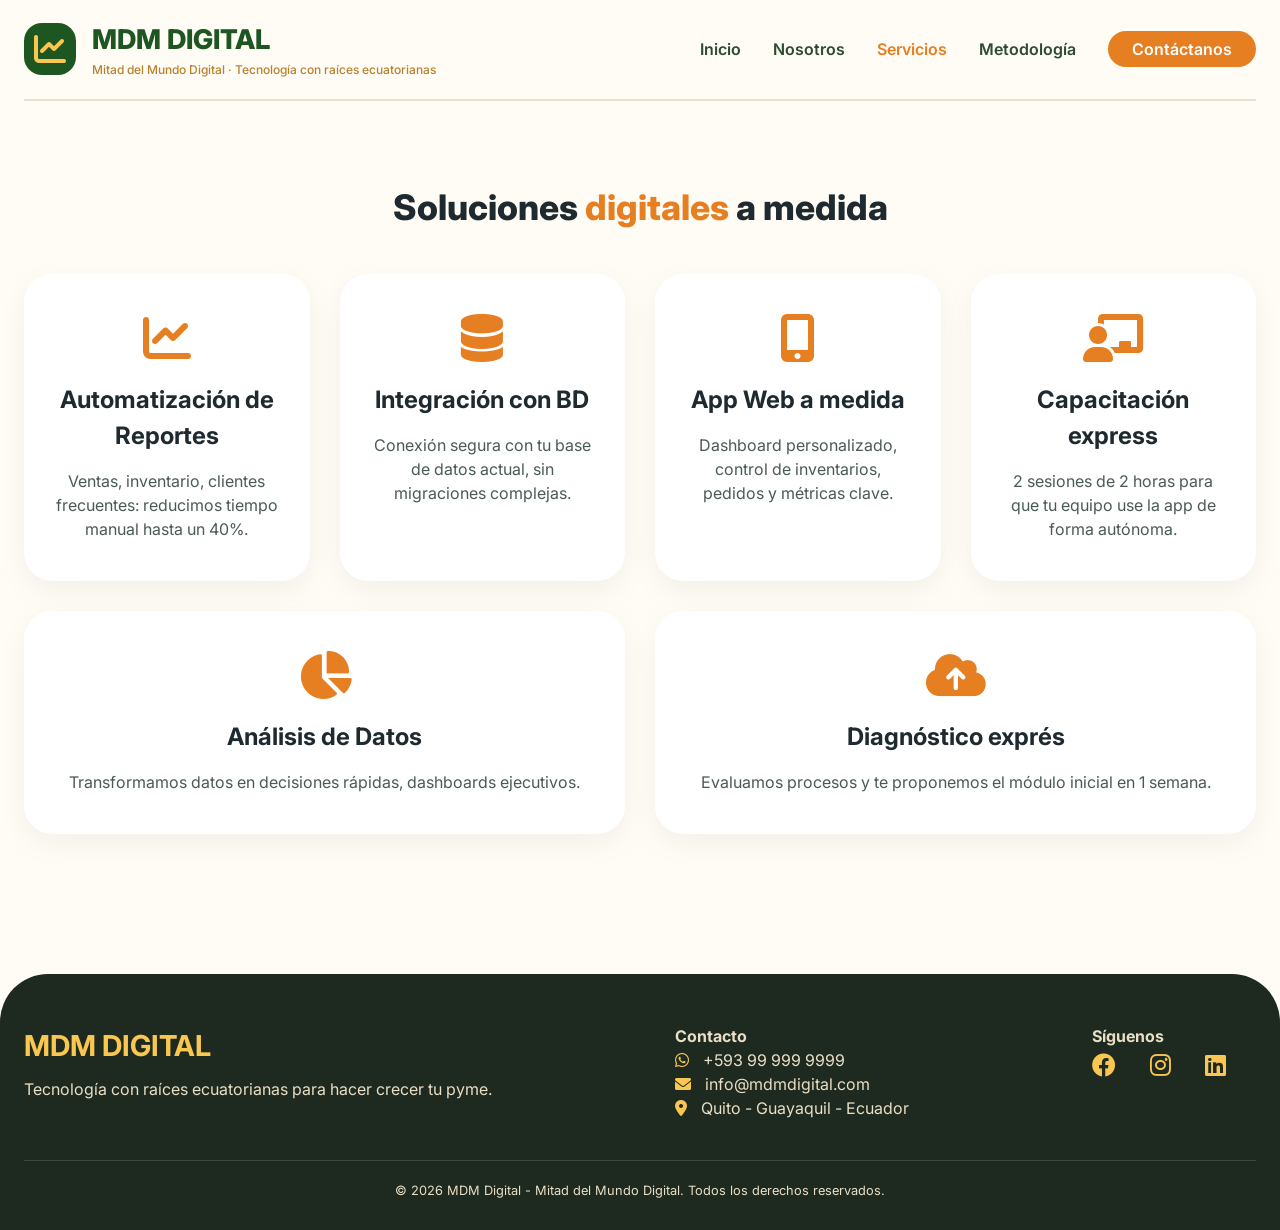
<file: pages/servicios.html>
<!DOCTYPE html>
<html lang="es">
<head>
    <meta charset="UTF-8">
    <meta name="viewport" content="width=device-width, initial-scale=1.0">
    <title>Servicios | MDM Digital</title>
    <link rel="stylesheet" href="https://cdnjs.cloudflare.com/ajax/libs/font-awesome/6.0.0-beta3/css/all.min.css">
    <link href="https://fonts.googleapis.com/css2?family=Inter:wght@300;400;600;700;800&display=swap" rel="stylesheet">
    <link rel="stylesheet" href="../css/styles.css">
    <style>
        .services-grid {
            display: flex;
            flex-wrap: wrap;
            gap: 30px;
            justify-content: center;
            margin: 40px 0;
        }
        .service-card {
            background: white;
            border-radius: 28px;
            padding: 40px 30px;
            flex: 1 1 280px;
            text-align: center;
            box-shadow: 0 10px 30px rgba(0,0,0,0.05);
            transition: transform 0.3s;
        }
        .service-card:hover {
            transform: translateY(-8px);
        }
        .service-card i {
            font-size: 3rem;
            color: #e67e22;
            margin-bottom: 20px;
        }
        .service-card h3 {
            font-size: 1.5rem;
            margin-bottom: 15px;
        }
        .service-card p {
            color: #4a5b52;
        }
    </style>
</head>
<body>

<header>
    <div class="container">
        <nav class="navbar">
            <div class="logo-area">
                <div class="logo-icon">
                    <i class="fas fa-chart-line"></i>
                </div>
                <div class="logo-text">
                    <h1>MDM DIGITAL</h1>
                    <p>Mitad del Mundo Digital · Tecnología con raíces ecuatorianas</p>
                </div>
            </div>
            <ul class="nav-links">
                <li><a href="../index.html">Inicio</a></li>
                <li><a href="nosotros.html">Nosotros</a></li>
                <li><a href="servicios.html">Servicios</a></li>
                <li><a href="proceso.html">Metodología</a></li>
                <li><a href="contacto.html" class="btn-cta-nav">Contáctanos</a></li>
            </ul>
            <div class="mobile-menu">
                <i class="fas fa-bars"></i>
            </div>
        </nav>
    </div>
</header>

<main>
    <section class="hero" style="padding: 40px 0;">
        <div class="container">
            <h2 class="section-title">Soluciones <span class="highlight">digitales</span> a medida</h2>
            <div class="services-grid">
                <div class="service-card">
                    <i class="fas fa-chart-line"></i>
                    <h3>Automatización de Reportes</h3>
                    <p>Ventas, inventario, clientes frecuentes: reducimos tiempo manual hasta un 40%.</p>
                </div>
                <div class="service-card">
                    <i class="fas fa-database"></i>
                    <h3>Integración con BD</h3>
                    <p>Conexión segura con tu base de datos actual, sin migraciones complejas.</p>
                </div>
                <div class="service-card">
                    <i class="fas fa-mobile-alt"></i>
                    <h3>App Web a medida</h3>
                    <p>Dashboard personalizado, control de inventarios, pedidos y métricas clave.</p>
                </div>
                <div class="service-card">
                    <i class="fas fa-chalkboard-user"></i>
                    <h3>Capacitación express</h3>
                    <p>2 sesiones de 2 horas para que tu equipo use la app de forma autónoma.</p>
                </div>
                <div class="service-card">
                    <i class="fas fa-chart-pie"></i>
                    <h3>Análisis de Datos</h3>
                    <p>Transformamos datos en decisiones rápidas, dashboards ejecutivos.</p>
                </div>
                <div class="service-card">
                    <i class="fas fa-cloud-upload-alt"></i>
                    <h3>Diagnóstico exprés</h3>
                    <p>Evaluamos procesos y te proponemos el módulo inicial en 1 semana.</p>
                </div>
            </div>
        </div>
    </section>

    <footer>
        <div class="container">
            <div class="footer-grid">
                <div class="footer-logo">
                    <h3>MDM DIGITAL</h3>
                    <p>Tecnología con raíces ecuatorianas para hacer crecer tu pyme.</p>
                </div>
                <div class="footer-contacto">
                    <h4>Contacto</h4>
                    <p><i class="fab fa-whatsapp"></i> +593 99 999 9999</p>
                    <p><i class="fas fa-envelope"></i> info@mdmdigital.com</p>
                    <p><i class="fas fa-map-marker-alt"></i> Quito - Guayaquil - Ecuador</p>
                </div>
                <div class="footer-social">
                    <h4>Síguenos</h4>
                    <a href="#"><i class="fab fa-facebook"></i></a>
                    <a href="#"><i class="fab fa-instagram"></i></a>
                    <a href="#"><i class="fab fa-linkedin"></i></a>
                </div>
            </div>
            <div class="copyright">
                <p>&copy; 2026 MDM Digital - Mitad del Mundo Digital. Todos los derechos reservados.</p>
            </div>
        </div>
    </footer>

    <script src="../js/main.js"></script>
</body>
</html>
</file>
<file: css/styles.css>
* {
    margin: 0;
    padding: 0;
    box-sizing: border-box;
}

body {
    font-family: 'Inter', sans-serif;
    background-color: #fefcf5;
    color: #1e2a2f;
    line-height: 1.5;
}

.container {
    max-width: 1280px;
    margin: 0 auto;
    padding: 0 24px;
}

.navbar {
    display: flex;
    justify-content: space-between;
    align-items: center;
    padding: 20px 0;
    border-bottom: 2px solid #e9e0cf;
    flex-wrap: wrap;
}

.logo-area {
    display: flex;
    align-items: center;
    gap: 16px;
}

.logo-icon {
    background: #1e5622;
    width: 52px;
    height: 52px;
    border-radius: 18px;
    display: flex;
    align-items: center;
    justify-content: center;
}

.logo-icon i {
    font-size: 32px;
    color: #f9c74f;
}

.logo-text h1 {
    font-size: 1.7rem;
    font-weight: 800;
    color: #1e5622;
}

.logo-text p {
    font-size: 0.75rem;
    font-weight: 500;
    color: #b9812e;
}

.nav-links {
    display: flex;
    gap: 32px;
    list-style: none;
}

.nav-links a {
    text-decoration: none;
    font-weight: 600;
    color: #2c4b32;
    transition: color 0.3s;
}

.nav-links a:hover {
    color: #e67e22;
}

.btn-cta-nav {
    background-color: #e67e22;
    color: white !important;
    padding: 8px 24px;
    border-radius: 40px;
}

.btn-cta-nav:hover {
    background-color: #c0392b;
}

.mobile-menu {
    display: none;
    font-size: 28px;
    cursor: pointer;
}

.hero {
    padding: 60px 0;
}

.hero-grid {
    display: flex;
    align-items: center;
    gap: 50px;
    flex-wrap: wrap;
}

.hero-content {
    flex: 1;
}

.badge-green {
    background: #eaf7e6;
    color: #1e5622;
    display: inline-block;
    padding: 6px 16px;
    border-radius: 50px;
    font-weight: 700;
    font-size: 0.8rem;
    margin-bottom: 20px;
}

.hero-content h1 {
    font-size: 3rem;
    font-weight: 800;
    line-height: 1.2;
    margin-bottom: 20px;
}

.highlight {
    color: #e67e22;
}

.hero-text {
    font-size: 1.1rem;
    color: #4a5b52;
    margin-bottom: 30px;
    line-height: 1.5;
}

.btn-primary {
    background-color: #e67e22;
    border: none;
    padding: 12px 32px;
    border-radius: 50px;
    color: white;
    font-weight: 700;
    font-size: 1rem;
    cursor: pointer;
    display: inline-block;
    text-decoration: none;
    transition: background 0.3s;
}

.btn-primary:hover {
    background-color: #c0392b;
}

.stats {
    display: flex;
    gap: 40px;
    margin-top: 40px;
}

.stat-item h3 {
    font-size: 2rem;
    font-weight: 800;
    color: #e67e22;
}

.hero-image {
    flex: 1;
}

.image-placeholder {
    background: #eef2e2;
    border-radius: 48px;
    padding: 50px 30px;
    text-align: center;
}

.image-placeholder i {
    font-size: 70px;
    margin: 0 15px;
    color: #1e5622;
}

.image-placeholder p {
    margin-top: 30px;
    font-weight: 500;
}

.mision-vision {
    padding: 40px 0;
}

.mv-grid {
    display: flex;
    gap: 40px;
    flex-wrap: wrap;
}

.mision-card, .vision-card {
    flex: 1;
    padding: 40px;
    border-radius: 48px;
}

.mision-card {
    background: #faf6ea;
}

.vision-card {
    background: #e6f0e3;
}

.mision-card i, .vision-card i {
    font-size: 40px;
    margin-bottom: 20px;
}

.mision-card h3, .vision-card h3 {
    font-size: 1.8rem;
    margin-bottom: 15px;
}

.section-title {
    text-align: center;
    font-size: 2.2rem;
    font-weight: 800;
    margin: 40px 0;
}

.valores-grid {
    display: flex;
    gap: 30px;
    flex-wrap: wrap;
    justify-content: center;
}

.valor-card {
    background: white;
    padding: 30px;
    border-radius: 24px;
    flex: 1;
    min-width: 250px;
    border-left: 5px solid #e67e22;
    box-shadow: 0 6px 12px rgba(0,0,0,0.05);
}

.valor-card i {
    font-size: 36px;
    color: #e67e22;
    margin-bottom: 15px;
}

.valor-card h3 {
    margin-bottom: 12px;
}

footer {
    background: #1e2a1f;
    color: #e9dfc7;
    padding: 50px 0 30px;
    margin-top: 60px;
    border-radius: 48px 48px 0 0;
}

.footer-grid {
    display: flex;
    justify-content: space-between;
    flex-wrap: wrap;
    gap: 40px;
}

.footer-logo h3 {
    color: #f9c74f;
    font-size: 1.8rem;
    margin-bottom: 10px;
}

.footer-contacto i, .footer-social i {
    margin-right: 10px;
    color: #f9c74f;
}

.footer-social a {
    color: white;
    font-size: 24px;
    margin-right: 20px;
    transition: color 0.3s;
}

.footer-social a:hover {
    color: #f9c74f;
}

.copyright {
    text-align: center;
    margin-top: 40px;
    padding-top: 20px;
    border-top: 1px solid #3a4a3a;
    font-size: 0.8rem;
}

/* ===== SLIDER 3D RESPONSIVE ===== */

.slider-3d {
    width: 100%;
    overflow: hidden;
    position: relative;
    margin: 40px 0 70px;
    padding: 20px 0;
}

.slider-track {
    display: flex;
    gap: 25px;
    width: max-content;
    animation: scroll3d 30s linear infinite;
}

.slide {
    min-width: 320px;
    height: 200px;
    border-radius: 28px;
    overflow: hidden;
    position: relative;
    transform-style: preserve-3d;
    transition: transform 0.5s ease,
                box-shadow 0.5s ease;
}

.slide img {
    width: 100%;
    height: 100%;
    object-fit: cover;
    border-radius: 28px;
    display: block;
}

/* cambiw*/

.slide:hover {
    transform: perspective(1000px)
               rotateY(-8deg)
               translateY(-10px)
               scale(1.05);

    box-shadow:
        0 25px 40px rgba(0,0,0,0.25),
        0 10px 15px rgba(0,0,0,0.15);
}

.slide::after {
    content: "";
    position: absolute;
    inset: 0;
    background: linear-gradient(
        to top,
        rgba(0,0,0,0.25),
        transparent
    );
    border-radius: 28px;
}


@keyframes scroll3d {
    from {
        transform: translateX(0);
    }

    to {
        transform: translateX(-50%);
    }
}


.slider-3d:hover .slider-track {
    animation-play-state: paused;
}


@media (max-width: 768px) {

    .slide {
        min-width: 240px;
        height: 160px;
    }

    .slider-track {
        gap: 15px;
    }

}

@media (max-width: 480px) {

    .slide {
        min-width: 190px;
        height: 130px;
    }

}

@media (max-width: 768px) {
    .nav-links {
        display: none;
    }
    
    .mobile-menu {
        display: block;
    }
    
    .hero-content h1 {
        font-size: 2rem;
    }
    
    .hero-grid, .mv-grid {
        flex-direction: column;
    }
    
    .stats {
        flex-direction: column;
        gap: 20px;
    }
    
    .footer-grid {
        flex-direction: column;
        text-align: center;
    }
}
</file>
<file: InfoWebMDM/css/styles.css>
* {
    margin: 0;
    padding: 0;
    box-sizing: border-box;
}

body {
    font-family: 'Inter', sans-serif;
    background-color: #fefcf5;
    color: #1e2a2f;
    line-height: 1.5;
}

.container {
    max-width: 1280px;
    margin: 0 auto;
    padding: 0 24px;
}

.navbar {
    display: flex;
    justify-content: space-between;
    align-items: center;
    padding: 20px 0;
    border-bottom: 2px solid #e9e0cf;
    flex-wrap: wrap;
}

.logo-area {
    display: flex;
    align-items: center;
    gap: 16px;
}

.logo-icon {
    background: #1e5622;
    width: 52px;
    height: 52px;
    border-radius: 18px;
    display: flex;
    align-items: center;
    justify-content: center;
}

.logo-icon i {
    font-size: 32px;
    color: #f9c74f;
}

.logo-text h1 {
    font-size: 1.7rem;
    font-weight: 800;
    color: #1e5622;
}

.logo-text p {
    font-size: 0.75rem;
    font-weight: 500;
    color: #b9812e;
}

.nav-links {
    display: flex;
    gap: 32px;
    list-style: none;
}

.nav-links a {
    text-decoration: none;
    font-weight: 600;
    color: #2c4b32;
    transition: color 0.3s;
}

.nav-links a:hover {
    color: #e67e22;
}

.btn-cta-nav {
    background-color: #e67e22;
    color: white !important;
    padding: 8px 24px;
    border-radius: 40px;
}

.btn-cta-nav:hover {
    background-color: #c0392b;
}

.mobile-menu {
    display: none;
    font-size: 28px;
    cursor: pointer;
}

.hero {
    padding: 60px 0;
}

.hero-grid {
    display: flex;
    align-items: center;
    gap: 50px;
    flex-wrap: wrap;
}

.hero-content {
    flex: 1;
}

.badge-green {
    background: #eaf7e6;
    color: #1e5622;
    display: inline-block;
    padding: 6px 16px;
    border-radius: 50px;
    font-weight: 700;
    font-size: 0.8rem;
    margin-bottom: 20px;
}

.hero-content h1 {
    font-size: 3rem;
    font-weight: 800;
    line-height: 1.2;
    margin-bottom: 20px;
}

.highlight {
    color: #e67e22;
}

.hero-text {
    font-size: 1.1rem;
    color: #4a5b52;
    margin-bottom: 30px;
    line-height: 1.5;
}

.btn-primary {
    background-color: #e67e22;
    border: none;
    padding: 12px 32px;
    border-radius: 50px;
    color: white;
    font-weight: 700;
    font-size: 1rem;
    cursor: pointer;
    display: inline-block;
    text-decoration: none;
    transition: background 0.3s;
}

.btn-primary:hover {
    background-color: #c0392b;
}

.stats {
    display: flex;
    gap: 40px;
    margin-top: 40px;
}

.stat-item h3 {
    font-size: 2rem;
    font-weight: 800;
    color: #e67e22;
}

.hero-image {
    flex: 1;
}

.image-placeholder {
    background: #eef2e2;
    border-radius: 48px;
    padding: 50px 30px;
    text-align: center;
}

.image-placeholder i {
    font-size: 70px;
    margin: 0 15px;
    color: #1e5622;
}

.image-placeholder p {
    margin-top: 30px;
    font-weight: 500;
}

.mision-vision {
    padding: 40px 0;
}

.mv-grid {
    display: flex;
    gap: 40px;
    flex-wrap: wrap;
}

.mision-card, .vision-card {
    flex: 1;
    padding: 40px;
    border-radius: 48px;
}

.mision-card {
    background: #faf6ea;
}

.vision-card {
    background: #e6f0e3;
}

.mision-card i, .vision-card i {
    font-size: 40px;
    margin-bottom: 20px;
}

.mision-card h3, .vision-card h3 {
    font-size: 1.8rem;
    margin-bottom: 15px;
}

.section-title {
    text-align: center;
    font-size: 2.2rem;
    font-weight: 800;
    margin: 40px 0;
}

.valores-grid {
    display: flex;
    gap: 30px;
    flex-wrap: wrap;
    justify-content: center;
}

.valor-card {
    background: white;
    padding: 30px;
    border-radius: 24px;
    flex: 1;
    min-width: 250px;
    border-left: 5px solid #e67e22;
    box-shadow: 0 6px 12px rgba(0,0,0,0.05);
}

.valor-card i {
    font-size: 36px;
    color: #e67e22;
    margin-bottom: 15px;
}

.valor-card h3 {
    margin-bottom: 12px;
}

footer {
    background: #1e2a1f;
    color: #e9dfc7;
    padding: 50px 0 30px;
    margin-top: 60px;
    border-radius: 48px 48px 0 0;
}

.footer-grid {
    display: flex;
    justify-content: space-between;
    flex-wrap: wrap;
    gap: 40px;
}

.footer-logo h3 {
    color: #f9c74f;
    font-size: 1.8rem;
    margin-bottom: 10px;
}

.footer-contacto i, .footer-social i {
    margin-right: 10px;
    color: #f9c74f;
}

.footer-social a {
    color: white;
    font-size: 24px;
    margin-right: 20px;
    transition: color 0.3s;
}

.footer-social a:hover {
    color: #f9c74f;
}

.copyright {
    text-align: center;
    margin-top: 40px;
    padding-top: 20px;
    border-top: 1px solid #3a4a3a;
    font-size: 0.8rem;
}

/* ===== SLIDER 3D RESPONSIVE ===== */

.slider-3d {
    width: 100%;
    overflow: hidden;
    position: relative;
    margin: 40px 0 70px;
    padding: 20px 0;
}

.slider-track {
    display: flex;
    gap: 25px;
    width: max-content;
    animation: scroll3d 30s linear infinite;
}

.slide {
    min-width: 320px;
    height: 200px;
    border-radius: 28px;
    overflow: hidden;
    position: relative;
    transform-style: preserve-3d;
    transition: transform 0.5s ease,
                box-shadow 0.5s ease;
}

.slide img {
    width: 100%;
    height: 100%;
    object-fit: cover;
    border-radius: 28px;
    display: block;
}

/* cambiw*/

.slide:hover {
    transform: perspective(1000px)
               rotateY(-8deg)
               translateY(-10px)
               scale(1.05);

    box-shadow:
        0 25px 40px rgba(0,0,0,0.25),
        0 10px 15px rgba(0,0,0,0.15);
}

.slide::after {
    content: "";
    position: absolute;
    inset: 0;
    background: linear-gradient(
        to top,
        rgba(0,0,0,0.25),
        transparent
    );
    border-radius: 28px;
}


@keyframes scroll3d {
    from {
        transform: translateX(0);
    }

    to {
        transform: translateX(-50%);
    }
}


.slider-3d:hover .slider-track {
    animation-play-state: paused;
}


@media (max-width: 768px) {

    .slide {
        min-width: 240px;
        height: 160px;
    }

    .slider-track {
        gap: 15px;
    }

}

@media (max-width: 480px) {

    .slide {
        min-width: 190px;
        height: 130px;
    }

}

@media (max-width: 768px) {
    .nav-links {
        display: none;
    }
    
    .mobile-menu {
        display: block;
    }
    
    .hero-content h1 {
        font-size: 2rem;
    }
    
    .hero-grid, .mv-grid {
        flex-direction: column;
    }
    
    .stats {
        flex-direction: column;
        gap: 20px;
    }
    
    .footer-grid {
        flex-direction: column;
        text-align: center;
    }
}
</file>
